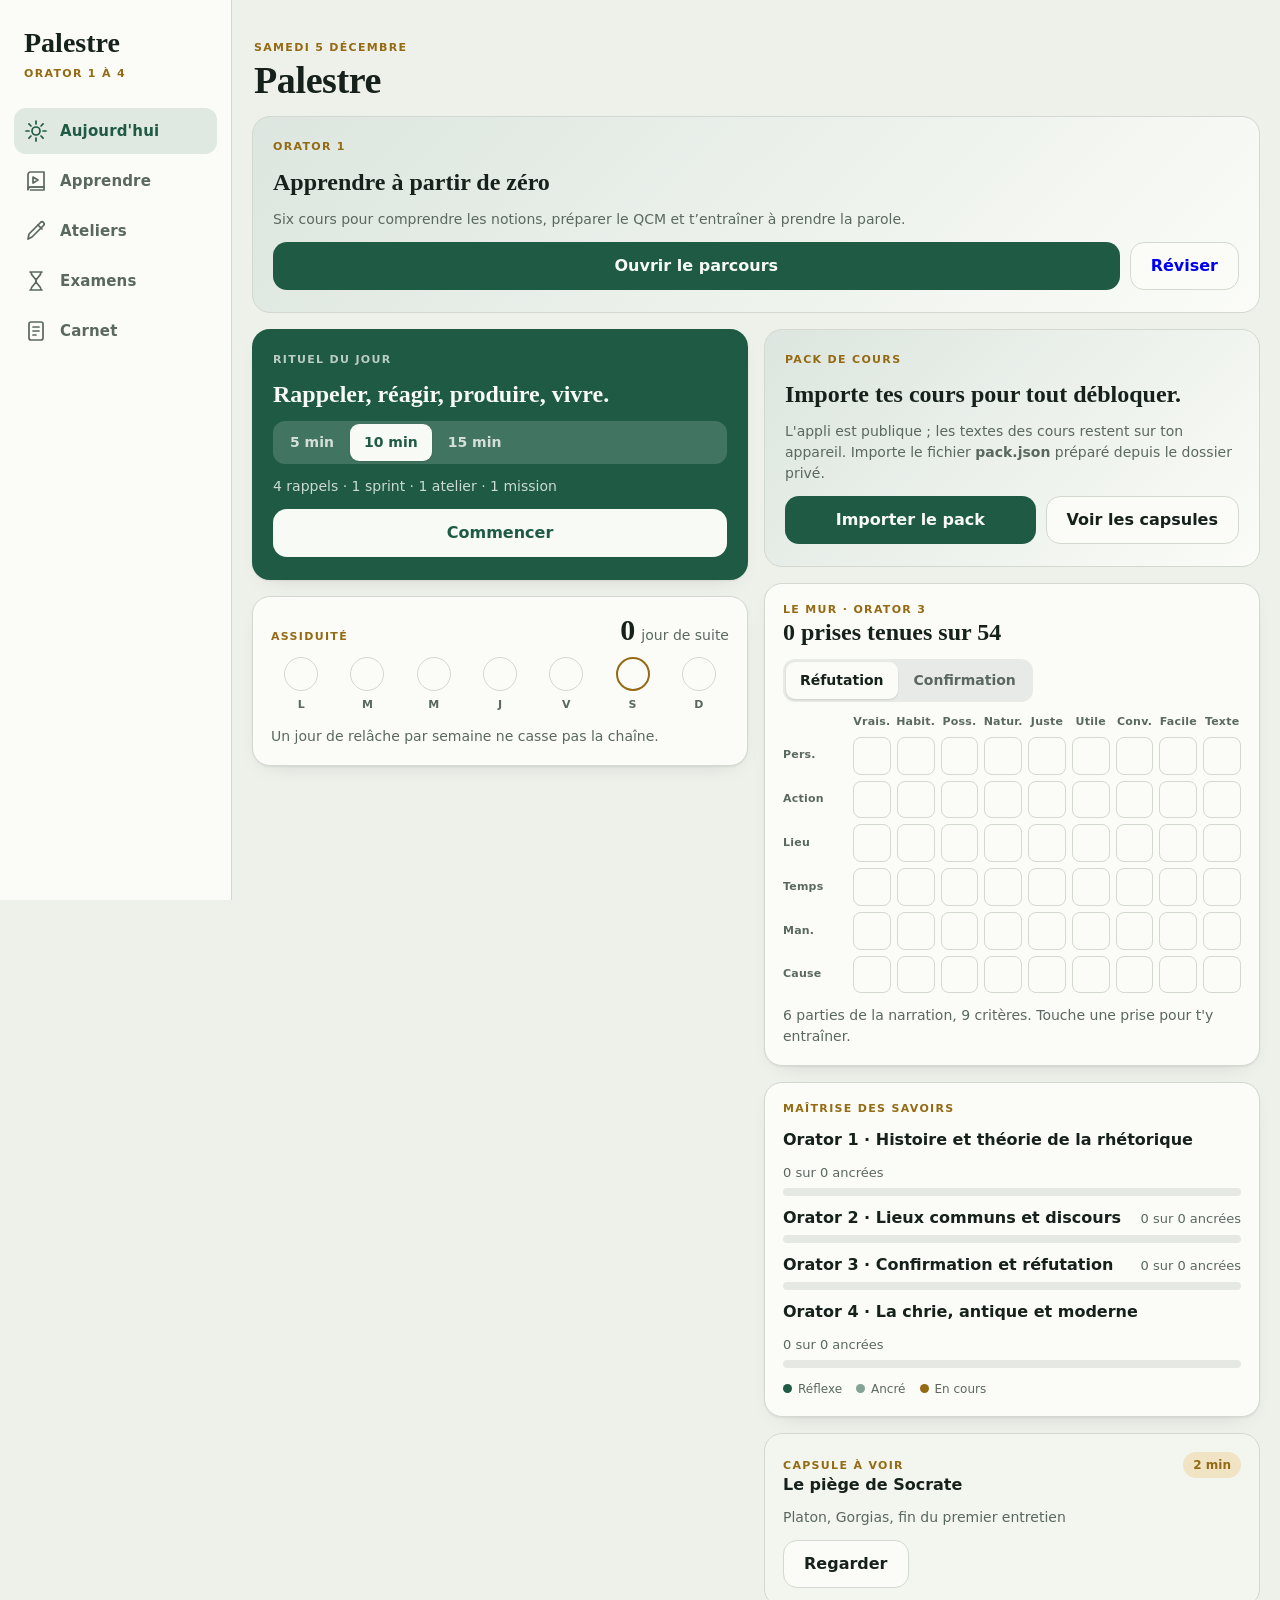
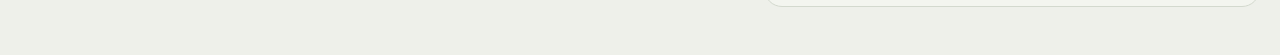
<file: index.html>
<!DOCTYPE html>
<html lang="fr">
<head>
<meta charset="utf-8">
<meta name="viewport" content="width=device-width, initial-scale=1, viewport-fit=cover">
<meta name="apple-mobile-web-app-capable" content="yes">
<meta name="mobile-web-app-capable" content="yes">
<meta name="apple-mobile-web-app-status-bar-style" content="default">
<meta name="apple-mobile-web-app-title" content="Palestre">
<meta name="theme-color" content="#eef0ea" media="(prefers-color-scheme: light)">
<meta name="theme-color" content="#0e1512" media="(prefers-color-scheme: dark)">
<meta name="description" content="Palestre Orator : révision du DU Orator 1 à 4, hors ligne, sur iPhone et iPad.">
<title>Palestre Orator</title>
<link rel="manifest" href="manifest.webmanifest">
<link rel="icon" href="icons/icon.svg" type="image/svg+xml">
<link rel="apple-touch-icon" href="icons/icon-180.png">
<link rel="stylesheet" href="app.css">
</head>
<body>
<div id="app">
  <nav id="nav" aria-label="Sections">
    <p class="brand">Palestre<span>Orator 1 à 4</span></p>
    <a href="#aujourdhui" data-tab="aujourdhui"><svg viewBox="0 0 24 24" aria-hidden="true"><circle cx="12" cy="12" r="4"/><path d="M12 2v3M12 19v3M2 12h3M19 12h3M4.9 4.9l2.1 2.1M17 17l2.1 2.1M4.9 19.1L7 17M17 7l2.1-2.1"/></svg><span>Aujourd'hui</span></a>
    <a href="#apprendre" data-tab="apprendre"><svg viewBox="0 0 24 24" aria-hidden="true"><path d="M4 5.5A2.5 2.5 0 016.5 3H20v15H6.5A2.5 2.5 0 004 20.5v-15z"/><path d="M4 20.5A2.5 2.5 0 016.5 18H20v3H6.5"/><path d="M9 8l5 3-5 3z"/></svg><span>Apprendre</span></a>
    <a href="#ateliers" data-tab="ateliers"><svg viewBox="0 0 24 24" aria-hidden="true"><path d="M4 20l1-5L16.5 3.5a2.1 2.1 0 013 3L8 18l-4 2z"/><path d="M14 6l4 4"/></svg><span>Ateliers</span></a>
    <a href="#examens" data-tab="examens"><svg viewBox="0 0 24 24" aria-hidden="true"><path d="M6 3h12M6 21h12M7 3c0 5 5 5 5 9s-5 4-5 9M17 3c0 5-5 5-5 9s5 4 5 9"/></svg><span>Examens</span></a>
    <a href="#carnet" data-tab="carnet"><svg viewBox="0 0 24 24" aria-hidden="true"><rect x="5" y="3" width="14" height="18" rx="2"/><path d="M9 8h6M9 12h6M9 16h3"/></svg><span>Carnet</span></a>
  </nav>
  <main id="view"></main>
</div>

<div id="runner" hidden>
  <div class="r-top">
    <button class="icon" data-act="quit" aria-label="Quitter la séance">
      <svg viewBox="0 0 24 24" aria-hidden="true"><path d="M6 6l12 12M18 6L6 18"/></svg>
    </button>
    <div class="r-prog" id="r-prog"></div>
    <span id="clock" class="clock" aria-live="off"></span>
  </div>
  <div class="r-body" id="r-body"></div>
</div>

<div id="sheet" hidden><div class="sheet-box" id="sheet-box" role="dialog" aria-modal="true"></div></div>
<div id="toast" role="status" aria-live="polite"></div>
<div id="flash" aria-hidden="true"></div>

<script src="core.js"></script>
<script src="capsules.js"></script>
<script src="o1-exam.js"></script>
<script src="app.js"></script>
</body>
</html>
</file>
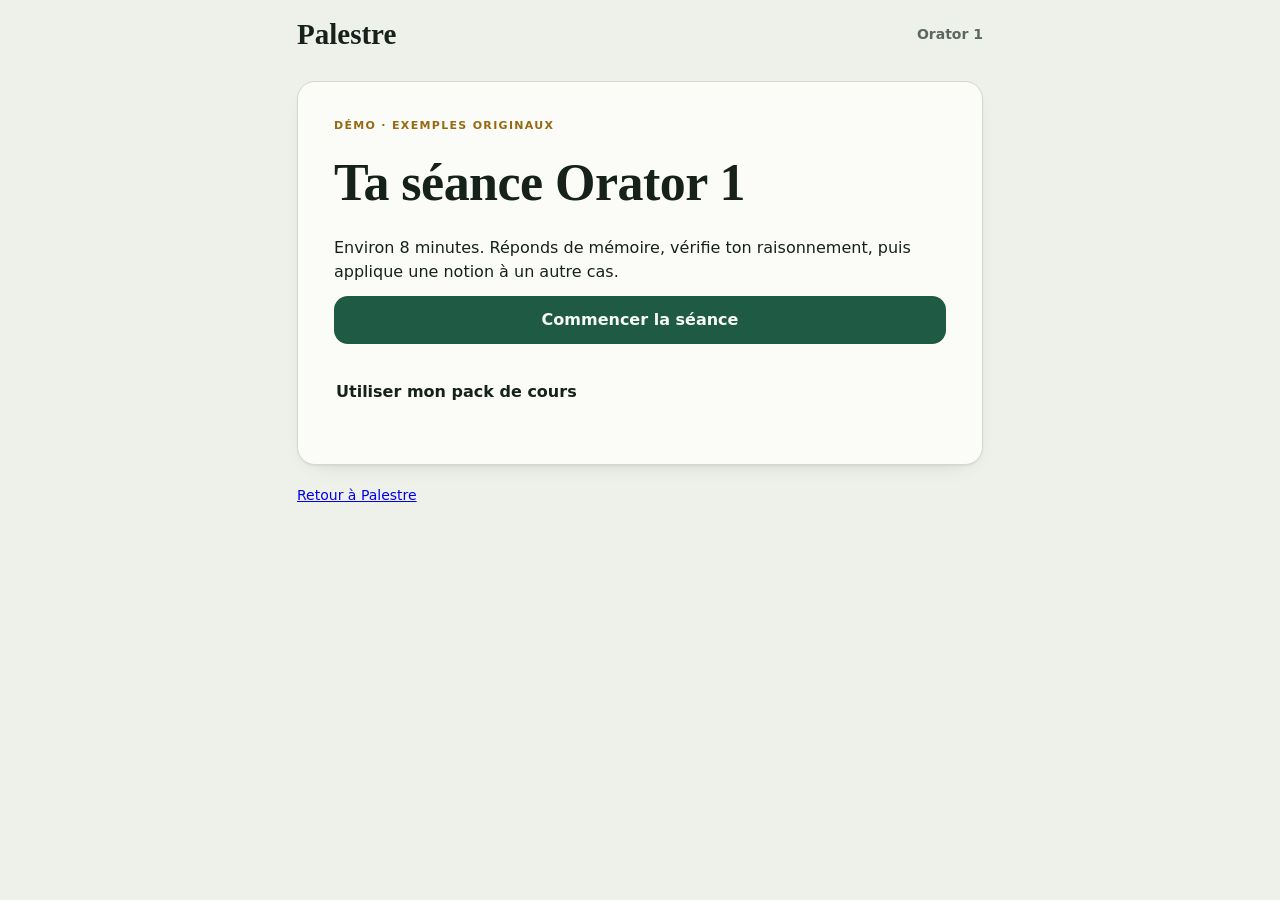
<file: o1-revision.html>
<!doctype html>
<html lang="fr">
<head>
<meta charset="utf-8">
<meta name="viewport" content="width=device-width,initial-scale=1,viewport-fit=cover">
<title>Palestre · Séance Orator 1</title>
<link rel="stylesheet" href="app.css">
<link rel="stylesheet" href="o1.css">
<script src="core.js" defer></script>
<script src="o1-demo.js" defer></script>
<script src="o1-daily-content.js" defer></script>
<script src="o1-media.js" defer></script>
<script src="o1.js" defer></script>
</head>
<body class="daily">
<header class="daily-top"><a href="index.html">Palestre</a><span>Orator 1</span></header>
<main id="daily-view" tabindex="-1"></main>
<footer class="daily-foot"><a href="index.html">Retour à Palestre</a><p id="daily-storage" role="status"></p></footer>
</body>
</html>
</file>
<file: app.css>
:root {
  /* Tablette de cire : vert laurier, or du stylet. Barre d'onglets au pouce, colonne latérale sur iPad. */
  --bg: #eef0ea; --surface: #fbfcf8; --surface2: #f3f5ef; --ink: #16211c; --muted: #5a685f; --line: #d3d9ce;
  --accent: #1f5a44; --on-accent: #f7faf5; --gold: #946a12; --gold-soft: #f1e4c4; --bad: #a63a25; --good: #1f5a44;
  --display: "New York", ui-serif, "Iowan Old Style", "Palatino Linotype", Palatino, Georgia, serif;
  --body: -apple-system, system-ui, "SF Pro Text", "Segoe UI", Roboto, sans-serif;
  --r: 18px; --shadow: 0 1px 2px rgba(22, 33, 28, .06), 0 8px 24px -16px rgba(22, 33, 28, .25);
  --dur: .45s;
  color-scheme: light;
}
@media (prefers-color-scheme: dark) {
  :root:not([data-theme="light"]) {
    --bg: #0e1512; --surface: #17211c; --surface2: #1d2923; --ink: #e9eee6; --muted: #94a59a; --line: #29382f;
    --accent: #7fd1a6; --on-accent: #0b1a13; --gold: #e2b24a; --gold-soft: #3a3320; --bad: #f08a6e; --good: #7fd1a6;
    --shadow: none; color-scheme: dark;
  }
}
:root[data-theme="dark"] {
  --bg: #0e1512; --surface: #17211c; --surface2: #1d2923; --ink: #e9eee6; --muted: #94a59a; --line: #29382f;
  --accent: #7fd1a6; --on-accent: #0b1a13; --gold: #e2b24a; --gold-soft: #3a3320; --bad: #f08a6e; --good: #7fd1a6;
  --shadow: none; color-scheme: dark;
}

* { box-sizing: border-box; -webkit-tap-highlight-color: transparent; }
html, body { height: 100%; margin: 0; }
body {
  background: var(--bg); color: var(--ink);
  font: 400 16px/1.5 var(--body);
  -webkit-font-smoothing: antialiased; -webkit-text-size-adjust: 100%;
  overscroll-behavior-y: none;
}
h1, h2, h3, p, ul, ol, blockquote, figure { margin: 0; }
ul, ol { padding: 0; list-style: none; }
button, input, textarea, select { font: inherit; color: inherit; }
button { cursor: pointer; }
:focus-visible { outline: 2px solid var(--gold); outline-offset: 2px; }
svg { display: block; }

/* ---------- Structure ---------- */
#app { min-height: 100%; display: flex; flex-direction: column; }
#view {
  flex: 1; width: 100%; max-width: 760px; margin: 0 auto;
  padding: calc(env(safe-area-inset-top) + 20px) max(16px, env(safe-area-inset-right)) calc(env(safe-area-inset-bottom) + 96px) max(16px, env(safe-area-inset-left));
  display: flex; flex-direction: column; gap: 16px;
}
#nav {
  position: fixed; left: 0; right: 0; bottom: 0; z-index: 20;
  display: flex; justify-content: space-around;
  padding: 6px 6px calc(env(safe-area-inset-bottom) + 6px);
  background: color-mix(in srgb, var(--surface) 88%, transparent);
  -webkit-backdrop-filter: blur(18px); backdrop-filter: blur(18px);
  border-top: 1px solid var(--line);
}
#nav .brand { display: none; }
#nav a {
  flex: 1; display: flex; flex-direction: column; align-items: center; gap: 2px;
  padding: 6px 2px; border-radius: 12px;
  color: var(--muted); text-decoration: none; font-size: 10.5px; font-weight: 600; letter-spacing: .01em;
}
#nav a svg, .icon svg { width: 24px; height: 24px; fill: none; stroke: currentColor; stroke-width: 1.7; stroke-linecap: round; stroke-linejoin: round; }
#nav a.on { color: var(--accent); }

.cols, .col { display: flex; flex-direction: column; gap: 16px; }
@media (min-width: 900px) {
  #app { flex-direction: row; }
  #nav {
    position: sticky; top: 0; bottom: auto; right: auto; height: 100vh; width: 232px; flex: none;
    flex-direction: column; justify-content: flex-start; gap: 4px;
    padding: calc(env(safe-area-inset-top) + 28px) 14px 20px;
    border-top: 0; border-right: 1px solid var(--line); background: var(--surface);
  }
  #nav .brand { display: block; font: 600 28px/1.1 var(--display); padding: 0 10px 22px; }
  #nav .brand span { display: block; font: 600 11px/1.6 var(--body); letter-spacing: .12em; text-transform: uppercase; color: var(--gold); margin-top: 6px; }
  #nav a { flex: none; flex-direction: row; gap: 12px; padding: 11px 10px; font-size: 15px; }
  #nav a.on { background: color-mix(in srgb, var(--accent) 12%, transparent); }
  #view { padding-bottom: 48px; padding-top: calc(env(safe-area-inset-top) + 36px); max-width: 1040px; }
  .cols { display: grid; grid-template-columns: minmax(0, 1fr) minmax(0, 1fr); gap: 16px; align-items: start; }
}

/* ---------- Typographie ---------- */
.eyebrow { font-size: 11px; font-weight: 700; letter-spacing: .12em; text-transform: uppercase; color: var(--gold); }
h1 { font: 600 38px/1.05 var(--display); letter-spacing: -.01em; text-wrap: balance; }
h2 { font: 600 24px/1.2 var(--display); text-wrap: balance; }
h3 { font: 650 16px/1.3 var(--body); }
.muted, .hint { color: var(--muted); }
.hint { font-size: 14px; }
i, em { font-family: var(--display); }
.top { display: flex; flex-direction: column; gap: 4px; padding: 4px 2px 0; }
.lead { font: 400 18px/1.45 var(--display); }

/* ---------- Composants ---------- */
.card { background: var(--surface); border: 1px solid var(--line); border-radius: var(--r); padding: 18px; display: flex; flex-direction: column; gap: 12px; box-shadow: var(--shadow); }
.card.ritual { background: var(--accent); color: var(--on-accent); border-color: transparent; padding: 22px 20px; }
.card.ritual .eyebrow { color: color-mix(in srgb, var(--on-accent) 72%, transparent); }
.card.ritual .hint { color: color-mix(in srgb, var(--on-accent) 80%, transparent); }
.card.soft { background: var(--surface2); box-shadow: none; }
.card.warn { border-color: color-mix(in srgb, var(--gold) 50%, transparent); background: color-mix(in srgb, var(--gold) 8%, var(--surface)); }
.head { display: flex; align-items: baseline; justify-content: space-between; gap: 12px; flex-wrap: wrap; }

.btn {
  display: inline-flex; align-items: center; justify-content: center; gap: 8px;
  min-height: 48px; padding: 0 20px; border-radius: 14px; border: 1px solid transparent;
  font-weight: 650; font-size: 16px; text-decoration: none; background: none;
  transition: transform .08s ease, opacity .15s ease;
}
.btn:active { transform: scale(.98); }
.btn.primary { background: var(--accent); color: var(--on-accent); }
.btn.ghost { border-color: var(--line); background: var(--surface); }
.btn.quiet { color: var(--muted); padding: 0 12px; }
.btn.danger { color: var(--bad); border-color: color-mix(in srgb, var(--bad) 40%, transparent); }
.btn.small { min-height: 38px; font-size: 14px; padding: 0 14px; border-radius: 11px; }
.btn[disabled] { opacity: .4; pointer-events: none; }
.card.ritual .btn.primary { background: var(--on-accent); color: var(--accent); }
.actions { display: flex; flex-wrap: wrap; gap: 10px; align-items: center; }
.actions .btn.primary { flex: 1 1 200px; }
.icon { width: 44px; height: 44px; display: grid; place-items: center; border: 0; background: none; border-radius: 12px; color: var(--muted); }

.seg { display: inline-flex; padding: 3px; border-radius: 12px; background: color-mix(in srgb, var(--ink) 8%, transparent); gap: 2px; max-width: 100%; overflow-x: auto; scrollbar-width: none; }
.seg::-webkit-scrollbar { display: none; }
.seg button { border: 0; background: none; padding: 8px 14px; border-radius: 9px; font-size: 14px; font-weight: 600; color: var(--muted); white-space: nowrap; min-height: 36px; }
.seg button.on { background: var(--surface); color: var(--ink); box-shadow: 0 1px 2px rgba(0,0,0,.12); }
.card.ritual .seg { background: color-mix(in srgb, var(--on-accent) 16%, transparent); }
.card.ritual .seg button { color: color-mix(in srgb, var(--on-accent) 80%, transparent); }
.card.ritual .seg button.on { background: var(--on-accent); color: var(--accent); }

.pill { display: inline-block; font-size: 12px; font-weight: 650; padding: 3px 9px; border-radius: 99px; border: 1px solid var(--line); color: var(--muted); white-space: nowrap; }
.pill.l1 { color: var(--gold); border-color: color-mix(in srgb, var(--gold) 45%, transparent); }
.pill.l2 { color: var(--accent); border-color: color-mix(in srgb, var(--accent) 45%, transparent); }
.pill.l3 { color: var(--on-accent); background: var(--accent); border-color: transparent; }
.pill.gold { background: var(--gold-soft); color: var(--gold); border-color: transparent; }

/* Assiduité */
.week { display: grid; grid-template-columns: repeat(7, 1fr); gap: 6px; }
.week div { display: flex; flex-direction: column; align-items: center; gap: 6px; font-size: 11px; font-weight: 600; color: var(--muted); }
.week i { width: 100%; max-width: 34px; aspect-ratio: 1; border-radius: 50%; border: 1.5px solid var(--line); display: block; }
.week .done i { background: var(--accent); border-color: var(--accent); }
.week .today i { border-color: var(--gold); border-width: 2px; }
.big { font: 600 30px/1 var(--display); font-variant-numeric: tabular-nums; }
.big small { font: 500 14px var(--body); color: var(--muted); margin-left: 6px; }

/* Échéances */
.dates { display: grid; grid-template-columns: repeat(auto-fit, minmax(120px, 1fr)); gap: 8px; }
.dates div { padding: 10px 12px; border-radius: 12px; background: var(--surface2); display: flex; flex-direction: column; gap: 2px; }
.dates b { font: 600 22px/1 var(--display); font-variant-numeric: tabular-nums; }
.dates span { font-size: 12px; color: var(--muted); }

/* Le Mur */
.wall { display: grid; grid-template-columns: 52px repeat(var(--nc, 9), minmax(0, 1fr)); gap: 4px; align-items: center; }
.wall .ch, .wall .rh { font-size: 10px; font-weight: 650; color: var(--muted); letter-spacing: .02em; }
.wall .ch { text-align: center; writing-mode: vertical-rl; transform: rotate(180deg); height: 44px; justify-self: center; }
.wall button { aspect-ratio: 1; width: 100%; border-radius: 8px; border: 1.5px solid var(--line); background: none; padding: 0; }
.wall button.v1 { background: color-mix(in srgb, var(--accent) 30%, transparent); border-color: transparent; }
.wall button.v2 { background: color-mix(in srgb, var(--accent) 62%, transparent); border-color: transparent; }
.wall button.v3 { background: var(--accent); border-color: transparent; }
@media (min-width: 520px) { .wall .ch { writing-mode: horizontal-tb; transform: none; height: auto; } .wall { grid-template-columns: 64px repeat(var(--nc, 9), minmax(0, 1fr)); gap: 6px; } .wall .ch, .wall .rh { font-size: 11px; } }

/* Maîtrise */
.mod { display: flex; flex-direction: column; gap: 6px; }
.mod .head span { font-size: 13px; color: var(--muted); }
.bar { display: flex; height: 8px; border-radius: 99px; overflow: hidden; background: color-mix(in srgb, var(--ink) 9%, transparent); }
.bar i { display: block; height: 100%; transition: width var(--dur) ease; }
.bar .b3 { background: var(--accent); }
.bar .b2 { background: color-mix(in srgb, var(--accent) 55%, transparent); }
.bar .b1 { background: var(--gold); opacity: .7; }
.legend { display: flex; flex-wrap: wrap; gap: 6px 14px; font-size: 12px; color: var(--muted); }
.legend span::before { content: ""; display: inline-block; width: 9px; height: 9px; border-radius: 50%; margin-right: 6px; background: var(--k); }

/* Listes */
.rows { display: flex; flex-direction: column; }
.rowb {
  display: flex; align-items: center; gap: 12px; width: 100%; text-align: left;
  padding: 14px 2px; border: 0; border-top: 1px solid var(--line); background: none; min-height: 60px;
}
.rows > :first-child { border-top: 0; }
.rowb b { display: block; font-weight: 650; }
.rowb span.sub { display: block; font-size: 14px; color: var(--muted); }
.rowb .grow { flex: 1; min-width: 0; }
.rowb .tag { font-size: 12px; font-weight: 650; color: var(--gold); white-space: nowrap; }
.rowb[disabled] { opacity: .45; }
details { border-top: 1px solid var(--line); }
details:first-of-type { border-top: 0; }
summary { list-style: none; display: flex; gap: 12px; align-items: flex-start; justify-content: space-between; padding: 14px 2px; cursor: pointer; }
summary::-webkit-details-marker { display: none; }
details ul, details .body { padding: 0 2px 16px; display: flex; flex-direction: column; gap: 6px; }
details li, .pts li { padding-left: 16px; position: relative; font-size: 15px; }
details li::before, .pts li::before { content: ""; position: absolute; left: 2px; top: .62em; width: 6px; height: 6px; border-radius: 50%; background: var(--gold); }
details .hint { padding: 0 2px 14px; }
details.plain { border: 1.5px dashed var(--line); border-radius: 14px; padding: 0 14px; }
details.plain summary { padding: 12px 0; font-weight: 650; }
details.plain .body { padding: 0 0 14px; }

/* Saisie */
textarea, input[type="text"], input[type="date"], input[type="number"], select {
  width: 100%; border: 1.5px solid var(--line); border-radius: 14px; background: var(--surface);
  padding: 13px 14px; font-size: 17px; line-height: 1.45;
}
textarea { resize: vertical; min-height: 64px; }
textarea:focus, input:focus, select:focus { outline: 0; border-color: var(--accent); }
blockquote { border-left: 3px solid var(--gold); padding: 4px 0 4px 14px; font: 400 18px/1.45 var(--display); }
blockquote.mine { border-left-color: var(--accent); font: 400 16px/1.5 var(--body); white-space: pre-wrap; overflow-wrap: anywhere; }
blockquote.small { font-size: 16px; }
.src { font-size: 13px; font-weight: 650; color: var(--muted); }
.prise { display: flex; flex-wrap: wrap; align-items: center; gap: 8px 10px; font-weight: 650; }
.prise span { padding: 7px 12px; border-radius: 10px; background: var(--gold-soft); color: var(--gold); }
.prompt { display: flex; flex-direction: column; gap: 12px; }
.texte { max-height: 46vh; overflow-y: auto; -webkit-overflow-scrolling: touch; padding: 14px 16px; border-radius: 14px; background: var(--surface2); display: flex; flex-direction: column; gap: 10px; font: 400 16px/1.55 var(--display); }
.texte p { text-indent: 1.2em; }
.texte p:first-child { text-indent: 0; }
.rules { display: grid; grid-template-columns: repeat(auto-fit, minmax(220px, 1fr)); gap: 8px; }
.rules li { padding: 10px 12px; border-radius: 12px; background: var(--surface2); font-size: 14.5px; }
.rules li b { color: var(--gold); }

.checks { display: flex; flex-direction: column; gap: 8px; }
.chk { display: flex; gap: 12px; align-items: flex-start; padding: 12px 14px; border: 1.5px solid var(--line); border-radius: 14px; background: var(--surface); cursor: pointer; }
.chk input { appearance: none; -webkit-appearance: none; flex: none; width: 24px; height: 24px; margin: 0; border: 2px solid var(--muted); border-radius: 7px; display: grid; place-items: center; }
.chk input:checked { background: var(--accent); border-color: var(--accent); }
.chk input:checked::after { content: ""; width: 6px; height: 11px; border: solid var(--on-accent); border-width: 0 2.5px 2.5px 0; transform: rotate(45deg) translate(-1px, -1px); }
.chk:has(input:checked) { border-color: var(--accent); }
.chk span { overflow-wrap: anywhere; }

.quarter { display: grid; grid-template-columns: repeat(5, 1fr); gap: 6px; }
.quarter label { position: relative; }
.quarter input { position: absolute; opacity: 0; inset: 0; }
.quarter span { display: grid; place-items: center; min-height: 48px; border: 1.5px solid var(--line); border-radius: 12px; font-weight: 650; font-variant-numeric: tabular-nums; background: var(--surface); }
.quarter input:checked + span { background: var(--accent); color: var(--on-accent); border-color: var(--accent); }
.quarter input:focus-visible + span { outline: 2px solid var(--gold); outline-offset: 2px; }

.lint { display: flex; flex-direction: column; gap: 6px; font-size: 14.5px; }
.lint li { padding: 9px 12px 9px 34px; border-radius: 11px; position: relative; background: color-mix(in srgb, var(--ink) 5%, transparent); }
.lint li::before { content: ""; position: absolute; left: 13px; top: 15px; width: 9px; height: 9px; border-radius: 50%; background: var(--muted); }
.lint .bad { background: color-mix(in srgb, var(--bad) 12%, transparent); }
.lint .bad::before { background: var(--bad); border-radius: 2px; }
.lint .good::before { background: var(--good); }
.model { border: 1.5px dashed var(--line); border-radius: 14px; padding: 14px; display: flex; flex-direction: column; gap: 8px; }
.model p + p { margin-top: 4px; }
.item { display: flex; flex-direction: column; gap: 10px; padding: 16px 0; border-top: 1px solid var(--line); }
.item:first-of-type { border-top: 0; padding-top: 0; }
.enonce { font: 400 17px/1.45 var(--display); }
.verdict { font-weight: 650; }
.verdict.ok { color: var(--good); } .verdict.ko { color: var(--bad); }
.pair { display: grid; grid-template-columns: 1fr 1fr; gap: 8px; }
.trio { display: grid; grid-template-columns: 1fr 1fr 1fr; gap: 8px; }
@media (max-width: 480px) { .trio { grid-template-columns: 1fr; } }
.tableau { display: flex; flex-direction: column; gap: 10px; padding: 14px; border-radius: 14px; background: var(--surface2); }
.tableau .row { display: grid; grid-template-columns: 90px 1fr; gap: 8px; align-items: center; }
.tableau .row > b { font-size: 13px; color: var(--muted); }
.tableau select { padding: 9px 10px; font-size: 15px; border-radius: 10px; }
.tableau .cell { display: grid; grid-template-columns: 1fr 1fr 1fr; gap: 6px; }
@media (max-width: 480px) { .tableau .row { grid-template-columns: 1fr; } .tableau .cell { grid-template-columns: 1fr; } }

/* Corrigé des titres */
.corr { display: flex; flex-direction: column; gap: 6px; }
.corr .cat { display: grid; grid-template-columns: 150px 1fr; gap: 8px; font-size: 14.5px; }
.corr .cat b { color: var(--gold); font-weight: 650; font-size: 13px; }
.corr .cat span + span::before { content: " · "; color: var(--muted); }
.corr small { color: var(--muted); }
@media (max-width: 480px) { .corr .cat { grid-template-columns: 1fr; gap: 2px; } }
.paru { display: inline-block; padding: 4px 10px; border-radius: 8px; background: var(--gold-soft); color: var(--gold); font-weight: 650; }

/* QCM */
.qnum { font-size: 13px; font-weight: 650; color: var(--muted); font-variant-numeric: tabular-nums; }
.qgrid { display: grid; grid-template-columns: repeat(auto-fill, minmax(34px, 1fr)); gap: 6px; }
.qgrid button { aspect-ratio: 1; border-radius: 9px; border: 1.5px solid var(--line); background: var(--surface); font-size: 12px; font-weight: 650; color: var(--muted); padding: 0; }
.qgrid button.a { background: color-mix(in srgb, var(--accent) 22%, transparent); border-color: transparent; color: var(--ink); }
.qgrid button.c { border-color: var(--gold); border-width: 2px; }
.qgrid button.ok { background: var(--accent); color: var(--on-accent); border-color: transparent; }
.qgrid button.ko { background: color-mix(in srgb, var(--bad) 18%, transparent); color: var(--bad); border-color: transparent; }
.choice.sel { border-color: var(--accent); border-width: 2px; }

/* ---------- Capsules ---------- */
.capgrid { display: grid; grid-template-columns: repeat(auto-fill, minmax(240px, 1fr)); gap: 12px; }
.capcard { display: flex; flex-direction: column; gap: 10px; text-align: left; padding: 16px; border-radius: var(--r); border: 1px solid var(--line); background: var(--surface); box-shadow: var(--shadow); }
.capcard .thumb { height: 92px; border-radius: 12px; background: var(--surface2); overflow: hidden; display: grid; place-items: center; }
.capcard .thumb svg { width: 100%; height: 100%; }
.thumb .cap [data-s] { opacity: 1 !important; transform: none !important; transition: none !important; }
.thumb .cap * { animation: none !important; }
.capcard b { font: 600 18px/1.25 var(--display); }
.capcard .sub { font-size: 13px; color: var(--muted); }
.player { display: flex; flex-direction: column; gap: 14px; }
.stage { border-radius: var(--r); background: var(--surface2); padding: 10px; }
.stage svg { width: 100%; height: auto; }
.legend-box { min-height: 112px; display: flex; flex-direction: column; gap: 6px; }
.legend-box p { font: 400 17px/1.45 var(--display); }
.legend-box .hint { font-family: var(--body); }
.dots { display: flex; gap: 6px; justify-content: center; }
.dots i { width: 8px; height: 8px; border-radius: 50%; background: var(--line); transition: background var(--dur) ease, transform var(--dur) ease; }
.dots i.on { background: var(--gold); transform: scale(1.3); }
.dots i.d { background: var(--accent); }
.player .actions { justify-content: space-between; }
.player .actions .btn.primary { flex: none; min-width: 120px; }

.cap text { fill: var(--ink); font-family: var(--body); font-size: 11px; }
.cap .who { fill: var(--gold); font-weight: 700; }
.cap .tag { fill: var(--muted); font-size: 9.5px; font-weight: 600; letter-spacing: .02em; }
.cap .strong { font-weight: 700; }
.cap .bad { fill: var(--bad); }
.cap .onDark { fill: var(--on-accent); }
.cap .ln { fill: none; stroke: var(--muted); stroke-width: 1.6; stroke-linecap: round; stroke-linejoin: round; }
.cap .ln.bad { stroke: var(--bad); stroke-width: 2.4; }
.cap .ln.thin { stroke-width: 1; stroke-dasharray: 3 4; }
.cap .ln.dash { stroke: var(--accent); stroke-dasharray: 4 4; stroke-width: 2; }
.cap .ln.arrow { marker-end: url(#none); stroke: var(--accent); stroke-width: 2.2; }
.cap .ln.beam { stroke: var(--ink); stroke-width: 3; }
.cap .ln.stair { stroke: var(--accent); stroke-width: 2; }
.cap .cap-card rect { fill: var(--surface); stroke: var(--line); stroke-width: 1.2; }
.cap .cap-card.g rect { stroke: var(--gold); }
.cap .cap-card.dim rect { stroke-dasharray: 4 3; }
.cap .cap-card.s rect { stroke: var(--accent); }
.cap .cap-card.k rect { fill: var(--gold-soft); stroke: none; }
.cap .cap-card.q rect, .cap rect.q { fill: var(--surface); stroke: var(--accent); stroke-dasharray: 4 3; }
.cap .cap-card.t { fill: var(--gold-soft); stroke: none; }
.cap .cap-card.a, .cap .cap-card.b, .cap .cap-card.c { fill: var(--surface); stroke: var(--line); }
.cap .cap-card.c { stroke: var(--accent); stroke-width: 1.8; }
.cap .frame { fill: none; stroke: var(--gold); stroke-dasharray: 6 5; stroke-width: 1.4; }
.cap .face { fill: var(--surface); stroke: var(--ink); stroke-width: 1.6; }
.cap .pill { fill: var(--gold-soft); }
.cap .pan { fill: var(--surface); stroke: var(--ink); stroke-width: 1.4; }
.cap .pan.heavy { fill: var(--accent); }
.cap .wall { fill: none; stroke: var(--ink); stroke-width: 2; }
.cap .room { fill: var(--surface); stroke: var(--muted); stroke-width: 1.2; }
.cap .room.dark { fill: var(--ink); }
.cap .key { fill: var(--gold); }
.cap .weight { fill: var(--accent); }
.cap [data-s] { opacity: 0; transform: translateY(6px); transition: opacity var(--dur) ease, transform var(--dur) ease; }
.cap [data-s].vis { opacity: 1; transform: none; }
.cap .cap-scale.vis .beam { transform-origin: 180px 60px; animation: tilt 2.4s ease-in-out 1 both; }
@keyframes tilt { from { transform: rotate(0deg); } 40% { transform: rotate(0deg); } to { transform: rotate(-6deg); } }
.cap .cap-clash.vis .bad { animation: pulse 1.2s ease-in-out 2; }
@keyframes pulse { 0%, 100% { opacity: 1; } 50% { opacity: .35; } }
body.no-anim .cap [data-s], body.no-anim .bar i, body.no-anim .dots i { transition: none !important; }
body.no-anim .cap * { animation: none !important; }

/* ---------- Séance plein écran ---------- */
body.running { overflow: hidden; }
#runner { position: fixed; inset: 0; z-index: 50; background: var(--bg); display: flex; flex-direction: column; }
#runner[hidden], #sheet[hidden] { display: none; }
.r-top { display: flex; align-items: center; gap: 10px; padding: calc(env(safe-area-inset-top) + 8px) max(10px, env(safe-area-inset-right)) 8px max(10px, env(safe-area-inset-left)); }
.r-prog { flex: 1; display: flex; gap: 4px; }
.r-prog i { flex: 1; height: 4px; border-radius: 4px; background: var(--line); }
.r-prog i.d { background: var(--accent); }
.r-prog i.c { background: var(--gold); }
.clock { min-width: 58px; text-align: right; font-weight: 650; font-variant-numeric: tabular-nums; color: var(--muted); padding-right: 6px; }
.clock.over { color: var(--bad); }
.clock.warnt { color: var(--gold); }
.r-body {
  flex: 1; overflow-y: auto; -webkit-overflow-scrolling: touch; width: 100%; max-width: 680px; margin: 0 auto;
  padding: 14px max(18px, env(safe-area-inset-right)) calc(env(safe-area-inset-bottom) + 36px) max(18px, env(safe-area-inset-left));
  display: flex; flex-direction: column; gap: 16px;
}
.r-body h2.q { font-size: 26px; }
.sq { font: 500 24px/1.3 var(--display); text-wrap: balance; min-height: 2.5em; display: flex; align-items: center; }
.count { font-weight: 650; color: var(--muted); font-variant-numeric: tabular-nums; }
.choices { display: grid; gap: 10px; }
.choices.two { grid-template-columns: 1fr 1fr; }
.choice { min-height: 58px; padding: 10px 14px; border-radius: 14px; border: 1.5px solid var(--line); background: var(--surface); font-weight: 600; font-size: 16px; text-align: left; display: flex; gap: 10px; align-items: center; }
.choice .k { flex: none; width: 26px; height: 26px; border-radius: 8px; display: grid; place-items: center; font-size: 12px; background: var(--surface2); color: var(--muted); }
.choice.ok { background: var(--accent); color: var(--on-accent); border-color: var(--accent); }
.choice.ok .k { background: color-mix(in srgb, var(--on-accent) 20%, transparent); color: var(--on-accent); }
.choice.ko { border-color: var(--bad); color: var(--bad); }
.choice.dim { opacity: .45; }
.fb { display: flex; flex-direction: column; gap: 12px; }
.score { font: 600 64px/1 var(--display); font-variant-numeric: tabular-nums; }
.score small { font: 500 20px var(--body); color: var(--muted); }
.recap { display: flex; flex-direction: column; }
.recap li { display: flex; justify-content: space-between; gap: 12px; padding: 12px 0; border-top: 1px solid var(--line); }
.recap li b { font-variant-numeric: tabular-nums; white-space: nowrap; }

/* ---------- Feuille, toast, flash ---------- */
#sheet { position: fixed; inset: 0; z-index: 80; background: rgba(8, 14, 11, .5); display: flex; align-items: flex-end; justify-content: center; }
.sheet-box { width: 100%; max-width: 520px; max-height: 86%; overflow-y: auto; background: var(--surface); border-radius: 22px 22px 0 0; padding: 22px 20px calc(env(safe-area-inset-bottom) + 22px); display: flex; flex-direction: column; gap: 14px; }
@media (min-width: 560px) { #sheet { align-items: center; } .sheet-box { border-radius: 22px; } }
#toast {
  position: fixed; left: 50%; bottom: calc(env(safe-area-inset-bottom) + 92px); transform: translate(-50%, 16px); z-index: 90;
  background: var(--ink); color: var(--bg); padding: 11px 18px; border-radius: 99px; font-size: 14px; font-weight: 600;
  opacity: 0; pointer-events: none; transition: opacity .2s ease, transform .2s ease; max-width: calc(100% - 32px); text-align: center;
}
#toast.on { opacity: 1; transform: translate(-50%, 0); }
#flash { position: fixed; inset: 0; pointer-events: none; z-index: 95; opacity: 0; transition: opacity .35s ease; }
#flash.ok { background: radial-gradient(circle at 50% 100%, color-mix(in srgb, var(--accent) 35%, transparent), transparent 70%); opacity: 1; }
#flash.ko { background: radial-gradient(circle at 50% 100%, color-mix(in srgb, var(--bad) 35%, transparent), transparent 70%); opacity: 1; }
.prod { display: flex; flex-direction: column; gap: 10px; padding: 16px 0; border-top: 1px solid var(--line); }
.prod:first-child { border-top: 0; padding-top: 0; }
.prod .clamp { display: -webkit-box; -webkit-line-clamp: 4; -webkit-box-orient: vertical; overflow: hidden; }
.field { display: flex; flex-direction: column; gap: 6px; font-size: 14px; font-weight: 600; color: var(--muted); }
.status { display: flex; gap: 10px; align-items: baseline; }
.status::before { content: ""; flex: none; width: 9px; height: 9px; border-radius: 50%; background: var(--good); margin-top: .5em; }
.status.off::before { background: var(--muted); }
.status.err::before { background: var(--bad); border-radius: 2px; }
.stats { display: grid; grid-template-columns: repeat(auto-fit, minmax(90px, 1fr)); gap: 8px; }
.stats div { padding: 10px 12px; border-radius: 12px; background: var(--surface2); }
.stats b { display: block; font: 600 22px/1 var(--display); font-variant-numeric: tabular-nums; }
.stats span { font-size: 12px; color: var(--muted); }
.hero { display: flex; flex-direction: column; gap: 12px; padding: 22px 20px; border-radius: var(--r); background: linear-gradient(135deg, color-mix(in srgb, var(--accent) 14%, var(--surface)), var(--surface)); border: 1px solid var(--line); }

@media (prefers-reduced-motion: reduce) { * { transition: none !important; animation: none !important; } }
</file>
<file: o1.css>
.daily{max-width:720px;margin:0 auto;padding:0 17px max(24px,env(safe-area-inset-bottom))}
.daily-top{display:flex;justify-content:space-between;align-items:center;padding:18px 0}
.daily-top a{font:bold 29px Georgia,serif;color:inherit;text-decoration:none}
.daily-top span{font-size:.875rem;color:var(--muted);font-weight:700}
.daily #daily-view{min-height:350px}
.daily .card{margin:12px 0;padding:clamp(19px,4vw,36px)}
.daily h1{font-size:clamp(2rem,6vw,3.25rem);line-height:1.06;margin:8px 0 14px}
.daily h2{font-size:clamp(1.55rem,5vw,2.35rem);margin:9px 0 12px}
.daily .choice{align-items:center;min-height:50px;margin:7px 0}
.daily .choice input,.daily .review-check input{width:1.15rem;height:1.15rem;flex:none;accent-color:#3b8060}
.daily .daily-foot{font-size:.875rem;margin:20px 0}
.daily details{padding:10px 0}
.daily summary{cursor:pointer;font-weight:650}
.daily video{display:block;width:100%;background:#211b29;border-radius:10px;aspect-ratio:16/9;margin-top:12px}
.daily .source{overflow-wrap:anywhere}
.daily .review-check{display:flex;align-items:baseline;gap:9px;margin:10px 0}
.daily textarea{width:100%;min-height:100px}
.daily .daily-link{display:inline-flex;text-decoration:none;margin-top:9px}
.daily :focus-visible{outline:3px solid #47835e;outline-offset:3px}
.daily .daily-import{display:block;margin:12px 0;max-width:100%}
.daily #daily-storage{margin-top:7px}
.daily [hidden]{display:none!important}
</file>
